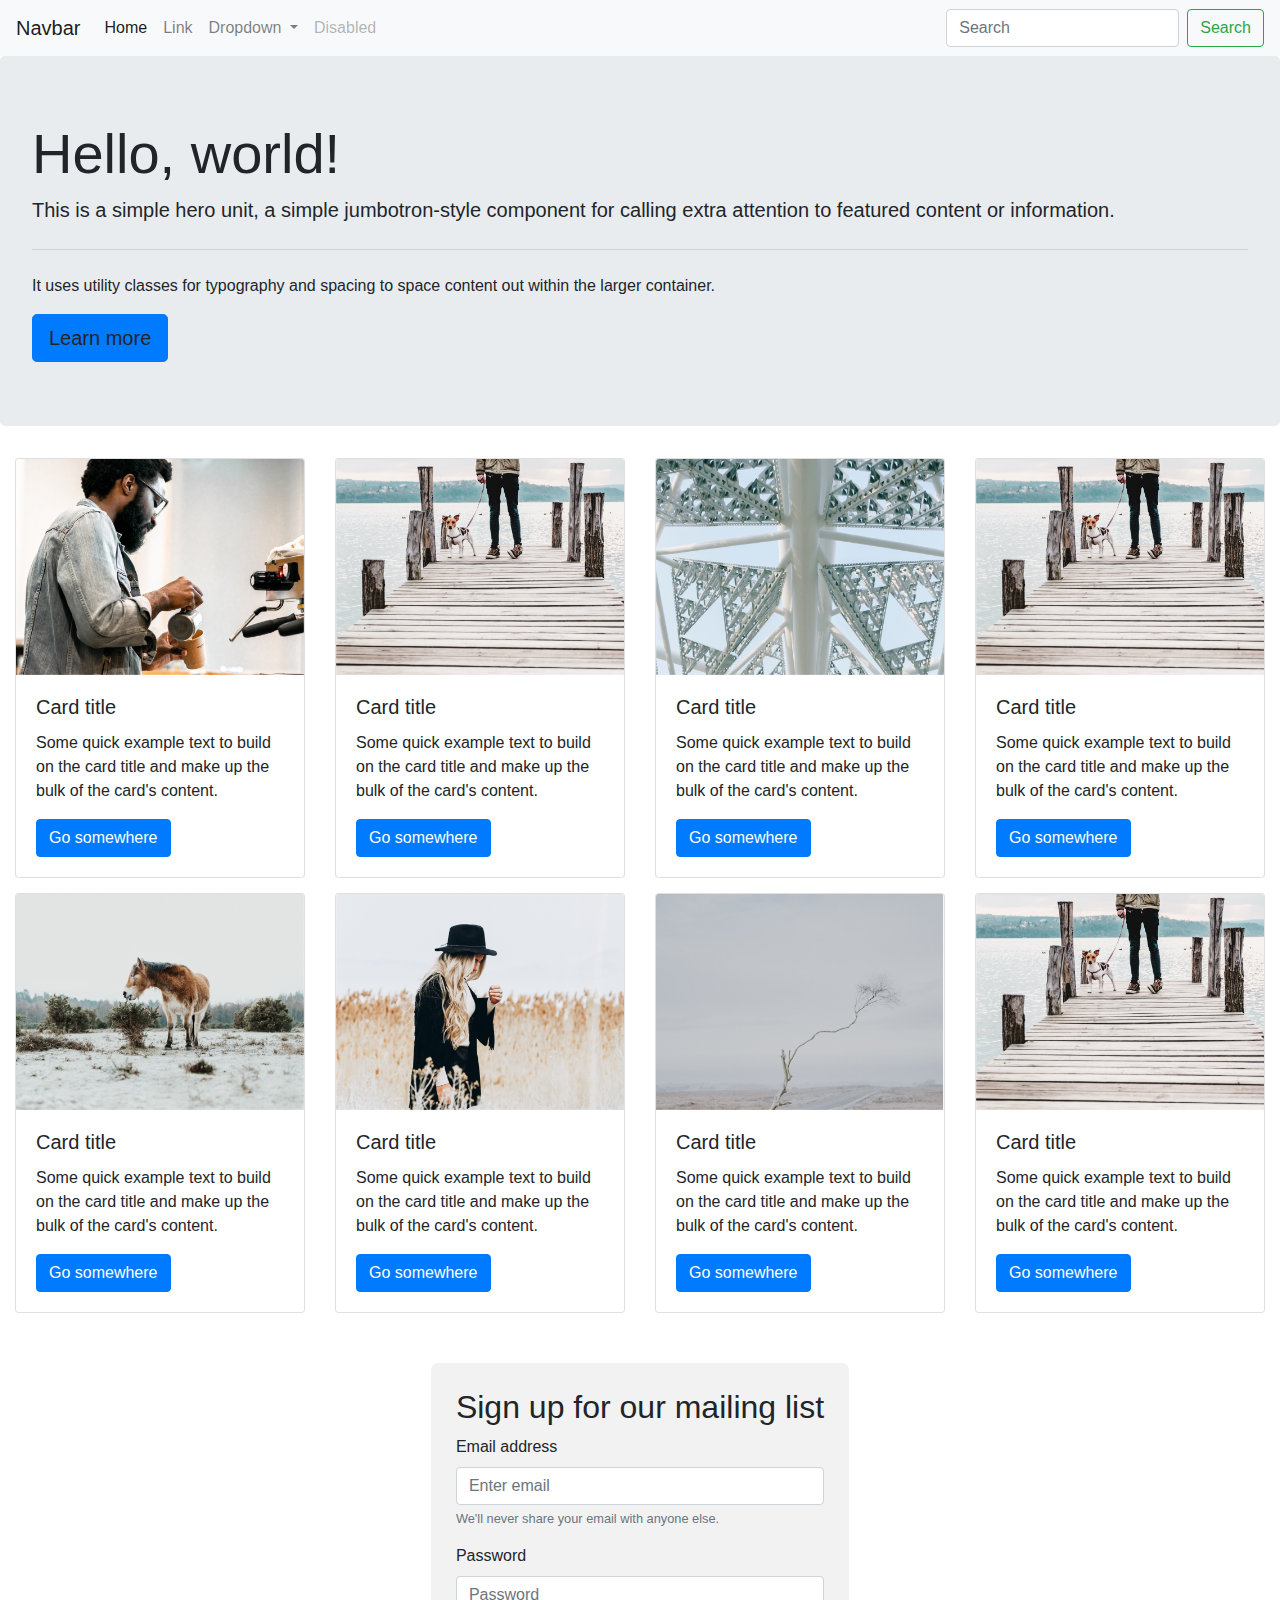
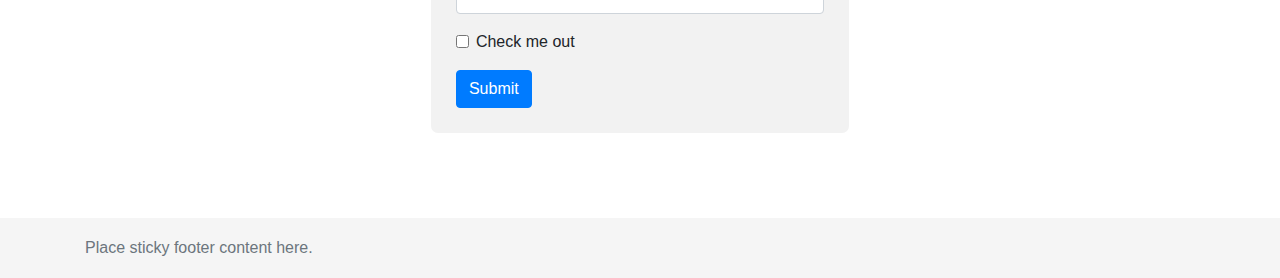
<file: Bootstrap_Components/Solved/index.html>
<!doctype html>
<html lang="en">
  <head>
    <!-- Required meta tags -->
    <meta charset="utf-8">
    <meta name="viewport" content="width=device-width, initial-scale=1, shrink-to-fit=no">

    <!-- Bootstrap CSS -->
    <link rel="stylesheet" href="https://stackpath.bootstrapcdn.com/bootstrap/4.3.1/css/bootstrap.min.css" integrity="sha384-ggOyR0iXCbMQv3Xipma34MD+dH/1fQ784/j6cY/iJTQUOhcWr7x9JvoRxT2MZw1T" crossorigin="anonymous">
    <link rel="stylesheet" href="css/index.css">

    <title>Hello, world!</title>
  </head>
  <body>
  <nav class="navbar navbar-expand-lg navbar-light bg-light">
    <a class="navbar-brand" href="#">Navbar</a>
    <button class="navbar-toggler" type="button" data-toggle="collapse" data-target="#navbarSupportedContent" aria-controls="navbarSupportedContent" aria-expanded="false" aria-label="Toggle navigation">
    <span class="navbar-toggler-icon"></span>
  </button>

  <div class="collapse navbar-collapse" id="navbarSupportedContent">
  <ul class="navbar-nav mr-auto">
    <li class="nav-item active">
      <a class="nav-link" href="#">Home <span class="sr-only">(current)</span></a>
    </li>
    <li class="nav-item">
      <a class="nav-link" href="#">Link</a>
    </li>
    <li class="nav-item dropdown">
      <a class="nav-link dropdown-toggle" href="#" id="navbarDropdown" role="button" data-toggle="dropdown" aria-haspopup="true" aria-expanded="false">
        Dropdown
      </a>
      <div class="dropdown-menu" aria-labelledby="navbarDropdown">
        <a class="dropdown-item" href="#">Action</a>
        <a class="dropdown-item" href="#">Another action</a>
        <div class="dropdown-divider"></div>
        <a class="dropdown-item" href="#">Something else here</a>
      </div>
    </li>
    <li class="nav-item">
      <a class="nav-link disabled" href="#" tabindex="-1" aria-disabled="true">Disabled</a>
    </li>
  </ul>
  <form class="form-inline my-2 my-lg-0">
    <input class="form-control mr-sm-2" type="search" placeholder="Search" aria-label="Search">
    <button class="btn btn-outline-success my-2 my-sm-0" type="submit">Search</button>
  </form>
  </div>
  </nav>

<div class="jumbotron">
  <h1 class="display-4">Hello, world!</h1>
  <p class="lead">This is a simple hero unit, a simple jumbotron-style component for calling extra attention to featured content or information.</p>
  <hr class="my-4">
  <p>It uses utility classes for typography and spacing to space content out within the larger container.</p>
  <a class="btn btn-primary btn-lg" role="button" data-toggle="modal" data-target="#exampleModal">Learn more</a>
</div>

<div class="container-fluid">
  <div class="row">
    <div class="cardContainer col-lg-3 col-md-3 col-sm-12">
      <div class="card">
        <img src="images/1_card.png" class="card-img-top" alt="...">
        <div class="card-body">
          <h5 class="card-title">Card title</h5>
          <p class="card-text">Some quick example text to build on the card title and make up the bulk of the card's content.</p>
          <a href="#" class="btn btn-primary">Go somewhere</a>
        </div>
      </div>
    </div>

    <div class="cardContainer col-lg-3 col-md-3 col-sm-12">
      <div class="card">
        <img src="images/2_card.png" class="card-img-top" alt="...">
        <div class="card-body">
          <h5 class="card-title">Card title</h5>
          <p class="card-text">Some quick example text to build on the card title and make up the bulk of the card's content.</p>
          <a href="#" class="btn btn-primary">Go somewhere</a>
        </div>
      </div>
    </div>

    <div class="cardContainer col-lg-3 col-md-3 col-sm-12">
      <div class="card">
        <img src="images/3_card.png" class="card-img-top" alt="...">
        <div class="card-body">
          <h5 class="card-title">Card title</h5>
          <p class="card-text">Some quick example text to build on the card title and make up the bulk of the card's content.</p>
          <a href="#" class="btn btn-primary">Go somewhere</a>
        </div>
      </div>
    </div>

    <div class="cardContainer col-lg-3 col-md-3 col-sm-12">
      <div class="card">
        <img src="images/2_card.png" class="card-img-top" alt="...">
        <div class="card-body">
          <h5 class="card-title">Card title</h5>
          <p class="card-text">Some quick example text to build on the card title and make up the bulk of the card's content.</p>
          <a href="#" class="btn btn-primary">Go somewhere</a>
        </div>
      </div>
    </div>
  </div><!-- Close row -->

  <div class="row">
    <div class="cardContainer col-lg-3 col-md-3 col-sm-12">
      <div class="card">
        <img src="images/4_card.png" class="card-img-top" alt="...">
        <div class="card-body">
          <h5 class="card-title">Card title</h5>
          <p class="card-text">Some quick example text to build on the card title and make up the bulk of the card's content.</p>
          <a href="#" class="btn btn-primary">Go somewhere</a>
        </div>
      </div>
    </div>

    <div class="cardContainer col-lg-3 col-md-3 col-sm-12">
      <div class="card">
        <img src="images/5_card.png" class="card-img-top" alt="...">
        <div class="card-body">
          <h5 class="card-title">Card title</h5>
          <p class="card-text">Some quick example text to build on the card title and make up the bulk of the card's content.</p>
          <a href="#" class="btn btn-primary">Go somewhere</a>
        </div>
      </div>
    </div>

    <div class="cardContainer col-lg-3 col-md-3 col-sm-12">
      <div class="card">
        <img src="images/6_card.png" class="card-img-top" alt="...">
        <div class="card-body">
          <h5 class="card-title">Card title</h5>
          <p class="card-text">Some quick example text to build on the card title and make up the bulk of the card's content.</p>
          <a href="#" class="btn btn-primary">Go somewhere</a>
        </div>
      </div>
    </div>

    <div class="cardContainer col-lg-3 col-md-3 col-sm-12">
      <div class="card">
        <img src="images/2_card.png" class="card-img-top" alt="...">
        <div class="card-body">
          <h5 class="card-title">Card title</h5>
          <p class="card-text">Some quick example text to build on the card title and make up the bulk of the card's content.</p>
          <a href="#" class="btn btn-primary">Go somewhere</a>
        </div>
      </div>
    </div>
  </div><!-- close row -->
</div><!-- Close container fluid -->

<!-- Add form group below -->
<div class="container-fluid signUp">
  <div class="row">
    <form>
      <h2>Sign up for our mailing list</h2>
      <div class="form-group">
        <label for="exampleInputEmail1">Email address</label>
        <input type="email" class="form-control" id="exampleInputEmail1" aria-describedby="emailHelp" placeholder="Enter email">
        <small id="emailHelp" class="form-text text-muted">We'll never share your email with anyone else.</small>
      </div>
      <div class="form-group">
        <label for="exampleInputPassword1">Password</label>
        <input type="password" class="form-control" id="exampleInputPassword1" placeholder="Password">
      </div>
      <div class="form-group form-check">
        <input type="checkbox" class="form-check-input" id="exampleCheck1">
        <label class="form-check-label" for="exampleCheck1">Check me out</label>
      </div>
      <button type="submit" class="btn btn-primary">Submit</button>
      </form>
  </div>
</div>

<footer class="footer">
  <div class="container">
    <span class="text-muted">Place sticky footer content here.</span>
  </div>
</footer>

<!-- Modal -->
<div class="modal fade" id="exampleModal" tabindex="-1" role="dialog" aria-labelledby="exampleModalLabel" aria-hidden="true">
  <div class="modal-dialog" role="document">
    <div class="modal-content">
      <div class="modal-header">
        <h5 class="modal-title" id="exampleModalLabel">Modal title</h5>
        <button type="button" class="close" data-dismiss="modal" aria-label="Close">
          <span aria-hidden="true">&times;</span>
        </button>
      </div>
      <div class="modal-body">
        ...
      </div>
      <div class="modal-footer">
        <button type="button" class="btn btn-secondary" data-dismiss="modal">Close</button>
        <button type="button" class="btn btn-primary">Save changes</button>
      </div>
    </div>
  </div>
</div>
    <!-- Optional JavaScript -->
    <!-- jQuery first, then Popper.js, then Bootstrap JS -->
    <script src="https://code.jquery.com/jquery-3.3.1.slim.min.js" integrity="sha384-q8i/X+965DzO0rT7abK41JStQIAqVgRVzpbzo5smXKp4YfRvH+8abtTE1Pi6jizo" crossorigin="anonymous"></script>
    <script src="https://cdnjs.cloudflare.com/ajax/libs/popper.js/1.14.7/umd/popper.min.js" integrity="sha384-UO2eT0CpHqdSJQ6hJty5KVphtPhzWj9WO1clHTMGa3JDZwrnQq4sF86dIHNDz0W1" crossorigin="anonymous"></script>
    <script src="https://stackpath.bootstrapcdn.com/bootstrap/4.3.1/js/bootstrap.min.js" integrity="sha384-JjSmVgyd0p3pXB1rRibZUAYoIIy6OrQ6VrjIEaFf/nJGzIxFDsf4x0xIM+B07jRM" crossorigin="anonymous"></script>
  </body>
</html>
</file>
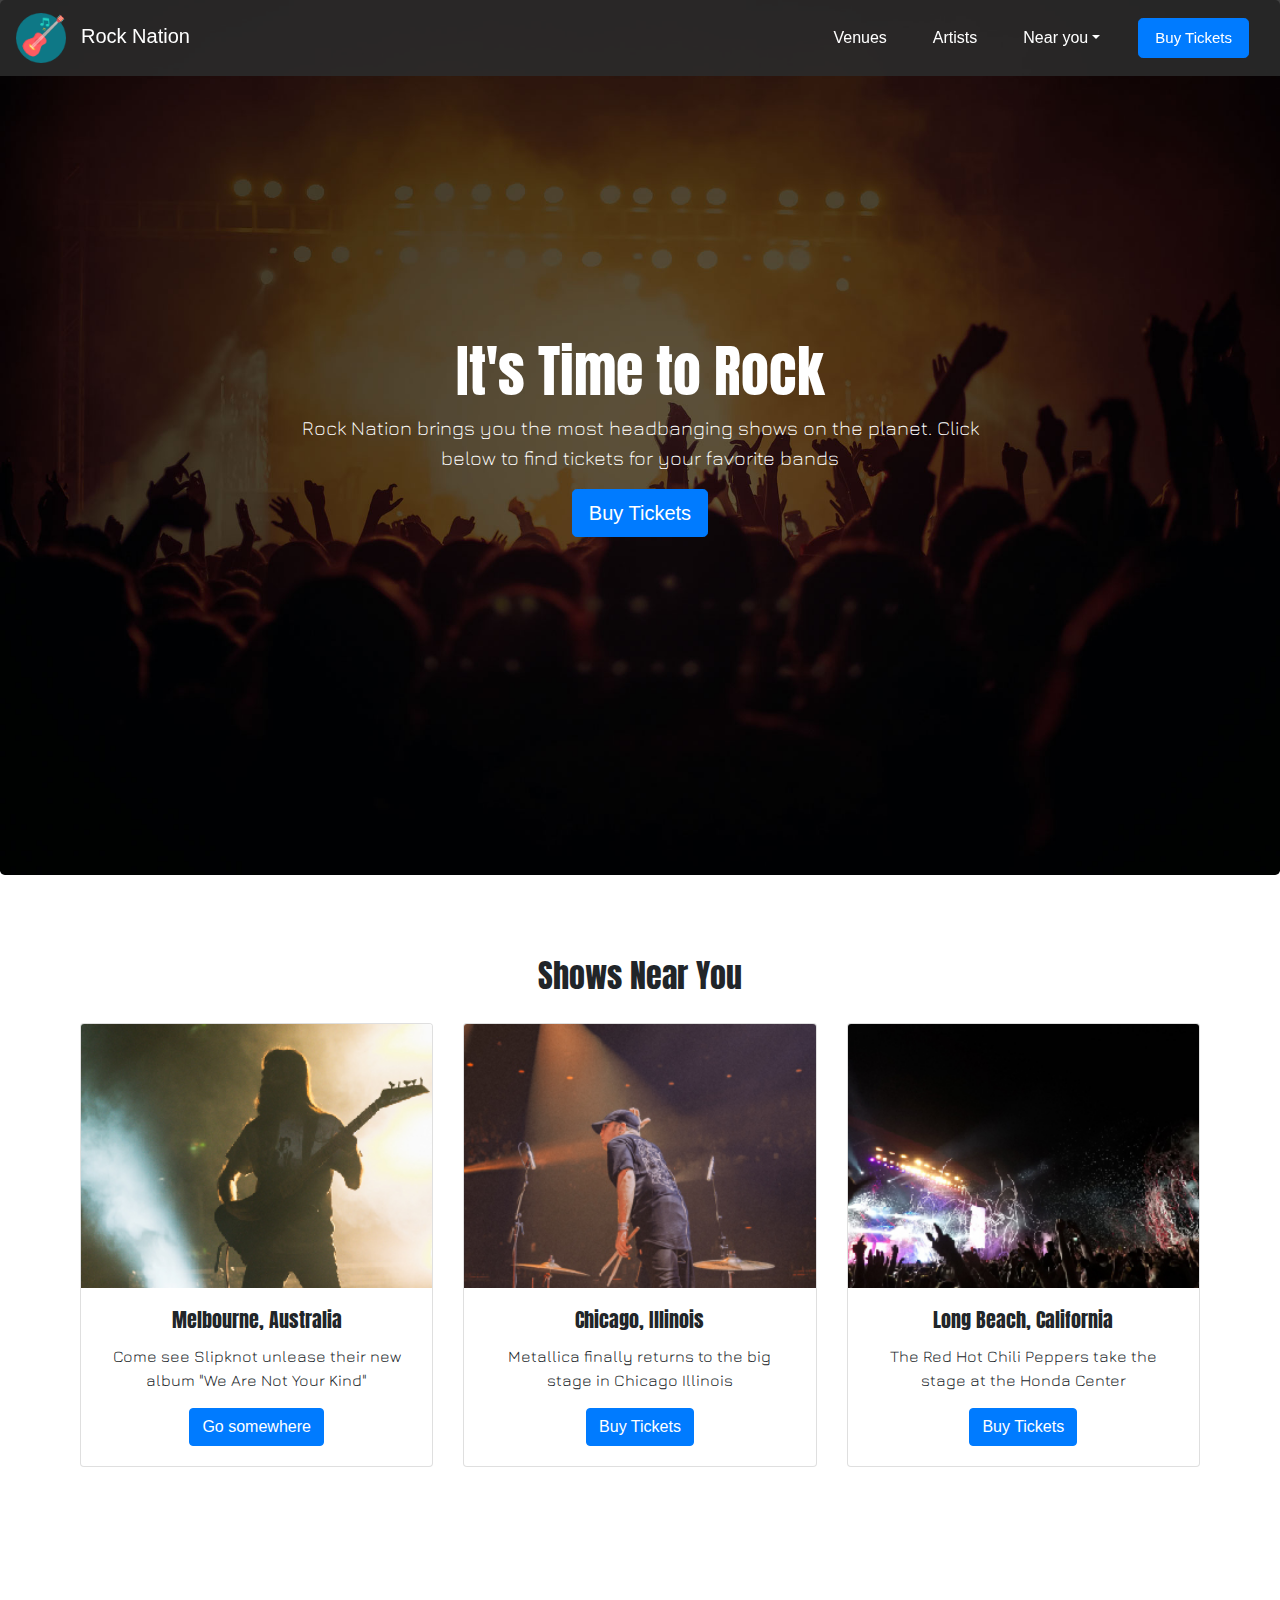
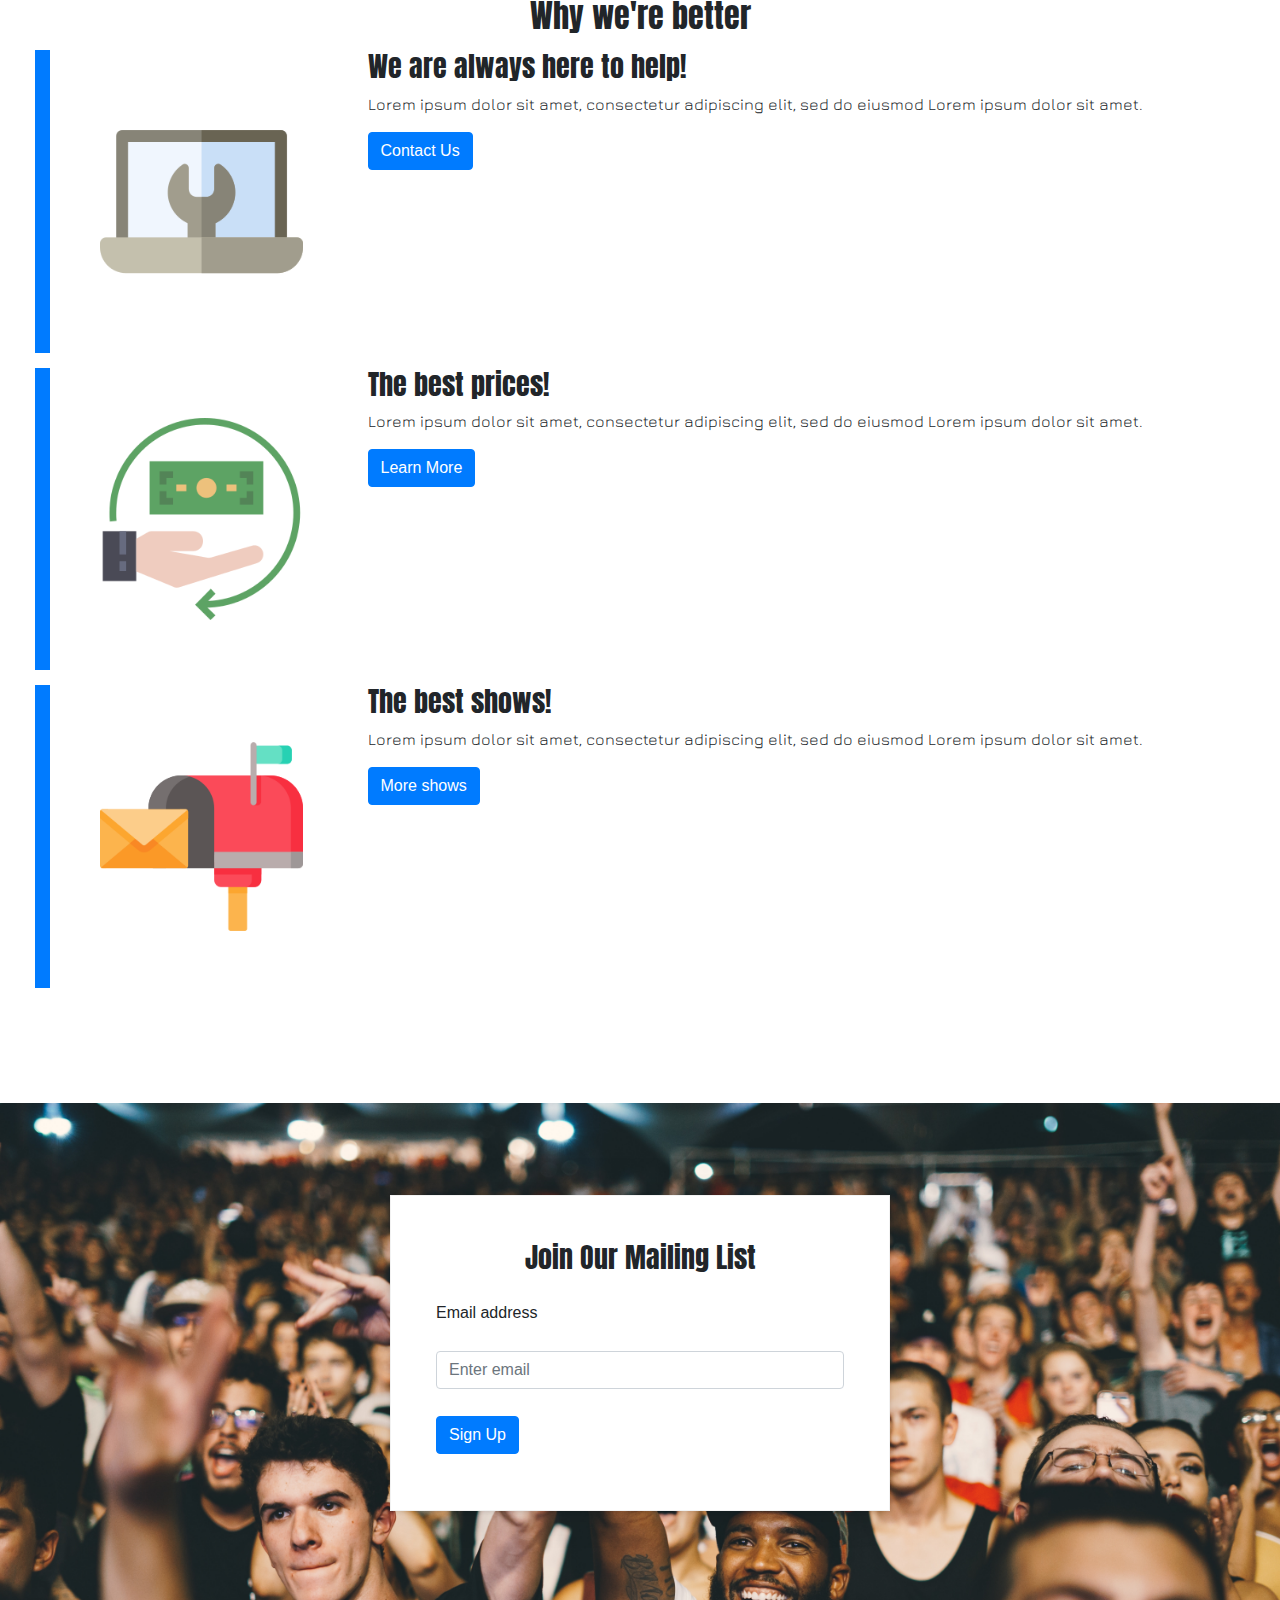
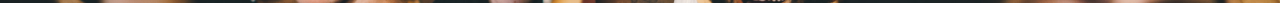
<file: 20-2/Bootstrap_Customize/Solved/index.html>
<!doctype html>
<html lang="en">

  <head>
    <!-- Required meta tags -->
    <meta charset="utf-8">
    <meta name="viewport" content="width=device-width, initial-scale=1, shrink-to-fit=no">

    <!-- Bootstrap CSS -->
    <link rel="stylesheet" href="https://stackpath.bootstrapcdn.com/bootstrap/4.3.1/css/bootstrap.min.css" integrity="sha384-ggOyR0iXCbMQv3Xipma34MD+dH/1fQ784/j6cY/iJTQUOhcWr7x9JvoRxT2MZw1T" crossorigin="anonymous">
    <link href="https://fonts.googleapis.com/css?family=Anton|Jura&display=swap" rel="stylesheet">
    <link rel="stylesheet" href="css/index.css">

    <title>Rock Nation</title>
  </head>
  <body>

    <!-- Navigation bar -->
    <nav class="navbar navbar-expand-lg navbar-light bg-light customNav">
      <a class="navbar-brand" href="#"><img src="images/acoustic-guitar.png">Rock Nation</a>
      <button class="navbar-toggler" type="button" data-toggle="collapse" data-target="#navbarSupportedContent"
        aria-controls="navbarSupportedContent" aria-expanded="false" aria-label="Toggle navigation">
        <span class="navbar-toggler-icon"></span>
      </button>
      <div class="collapse navbar-collapse" id="navbarSupportedContent">
        <ul class="navbar-nav mr-auto">
          <li class="nav-item active">
            <a class="nav-link" href="#">Venues <span class="sr-only">(current)</span></a>
          </li>
          <li class="nav-item">
            <a class="nav-link" href="#">Artists</a>
          </li>
          <li class="nav-item dropdown">
            <a class="nav-link dropdown-toggle" href="#" id="navbarDropdown" role="button" data-toggle="dropdown" aria-haspopup="true" aria-expanded="false">Near you</a>
            <div class="dropdown-menu" aria-labelledby="navbarDropdown">
              <a class="dropdown-item" href="#">Venues</a>
              <div class="dropdown-divider"></div>
              <a class="dropdown-item" href="#">Artists</a>
              <div class="dropdown-divider"></div>
              <a class="dropdown-item" href="#">Upcoming Acts</a>
            </div>
          </li>
          <li class="nav-item">
            <a class="btn btn-primary btn-lg navCTA" href="#" role="button">Buy Tickets</a>
          </li>
        </ul>
      </div>
    </nav>
    <!-- End navigation bar -->
     
    <!-- Jumbotron -->
    <div class="jumbotron rockBackground">
      <div class="jumboCopy">
        <h1 class="display-4">It's Time to Rock</h1>
        <p class="lead">Rock Nation brings you the most headbanging shows on the planet. Click below to find tickets for
          your favorite bands</p>
        <a class="btn btn-primary btn-lg" href="#" role="button">Buy Tickets</a>
      </div>
    </div>
    <!-- End jumbotron -->

    <!-- Cards -->
    <div class="container-fluid content">
      <h2 class="sectionHeading">Shows Near You</h2>
      <div class="row showsNear">

        <!-- Card 1 -->
        <div class="cardContainer col-lg-4 col-md-4 col-sm-12">
          <div class="card">
            <img src="images/show1.jpg" class="card-img-top" alt="...">
            <div class="card-body">
              <h5 class="card-title">Melbourne, Australia</h5>
              <p class="card-text">Come see Slipknot unlease their new album "We Are Not Your Kind"</p>
              <a href="#" class="btn btn-primary">Go somewhere</a>
            </div>
          </div>
        </div>
        <!-- End card 1 -->

        <!-- Card 2 -->
        <div class="cardContainer col-lg-4 col-md-4 col-sm-12">
          <div class="card">
            <img src="images/show2.jpg" class="card-img-top" alt="...">
            <div class="card-body">
              <h5 class="card-title">Chicago, Illinois</h5>
              <p class="card-text">Metallica finally returns to the big stage in Chicago Illinois</p>
              <a href="#" class="btn btn-primary">Buy Tickets</a>
            </div>
          </div>
        </div>
        <!-- End card 2 -->

        <!-- Card 3 -->
        <div class="cardContainer col-lg-4 col-md-4 col-sm-12">
          <div class="card">
            <img src="images/show3.jpg" class="card-img-top" alt="...">
            <div class="card-body">
              <h5 class="card-title">Long Beach, California</h5>
              <p class="card-text">The Red Hot Chili Peppers take the stage at the Honda Center</p>
              <a href="#" class="btn btn-primary">Buy Tickets</a>
            </div>
          </div>
        </div>
        <!-- End card 3 -->
      </div>
    </div>
    <!-- End cards -->

    <!-- Content -->
    <div class="container-fluid content">
      <h2 class="sectionHeading">Why we're better</h2>

      <!-- Row 1 -->
      <div class="row valueProp">
        <div class="sideAccent">
        </div>
        <div class="imageContainer col-3">
          <img src="images/assistance.png">
        </div>
        <div class="text col-8">
          <h3>We are always here to help!</h3>
          <p>
            Lorem ipsum dolor sit amet, consectetur adipiscing elit, sed do eiusmod Lorem ipsum dolor sit amet.
          </p>
          <a href="#" class="btn btn-primary">Contact Us
          </a>
        </div>
      </div>
      <!-- End row 1 -->

      <!-- Row 2 -->
      <div class="row valueProp">
        <div class="sideAccent">
        </div>
        <div class="imageContainer col-3">
          <img src="images/refund.png">
        </div>
        <div class="text col-8">
          <h3>The best prices!</h3>
          <p>
            Lorem ipsum dolor sit amet, consectetur adipiscing elit, sed do eiusmod Lorem ipsum dolor sit amet.
          </p>
          <a href="#" class="btn btn-primary">Learn More</a>
        </div>
      </div>
      <!-- End row 2 -->

      <!-- Row 3 -->
      <div class="row valueProp">
        <div class="sideAccent">
        </div>
        <div class="imageContainer col-3">
          <img src="images/mail-box.png">
        </div>
        <div class="text col-8">
          <h3>The best shows!</h3>
          <p>
            Lorem ipsum dolor sit amet, consectetur adipiscing elit, sed do eiusmod Lorem ipsum dolor sit amet.
          </p>
          <a href="#" class="btn btn-primary">More shows</a>
        </div>
      </div>
      <!-- End row 3 -->

    </div>
    <!-- End content -->

    <!-- Footer -->
    <footer class="emailContain">
      <form>
        <h3 class="sectionHeading">Join Our Mailing List</h3>
        <div class="form-group">
          <label for="exampleInputEmail1">Email address</label>
          <input type="email" class="form-control" id="exampleInputEmail1" aria-describedby="emailHelp"
            placeholder="Enter email">
        </div>
        <button type="submit" class="btn btn-primary">Sign Up</button>
      </form>
    </footer>
    <!-- End footer -->

    <!-- Optional JavaScript -->
    <!-- jQuery first, then Popper.js, then Bootstrap JS -->
    <script src="https://code.jquery.com/jquery-3.3.1.slim.min.js"
      integrity="sha384-q8i/X+965DzO0rT7abK41JStQIAqVgRVzpbzo5smXKp4YfRvH+8abtTE1Pi6jizo"
      crossorigin="anonymous"></script>
    <script src="https://cdnjs.cloudflare.com/ajax/libs/popper.js/1.14.7/umd/popper.min.js"
      integrity="sha384-UO2eT0CpHqdSJQ6hJty5KVphtPhzWj9WO1clHTMGa3JDZwrnQq4sF86dIHNDz0W1"
      crossorigin="anonymous"></script>
    <script src="https://stackpath.bootstrapcdn.com/bootstrap/4.3.1/js/bootstrap.min.js"
      integrity="sha384-JjSmVgyd0p3pXB1rRibZUAYoIIy6OrQ6VrjIEaFf/nJGzIxFDsf4x0xIM+B07jRM"
      crossorigin="anonymous"></script>
  </body>

</html>
</file>
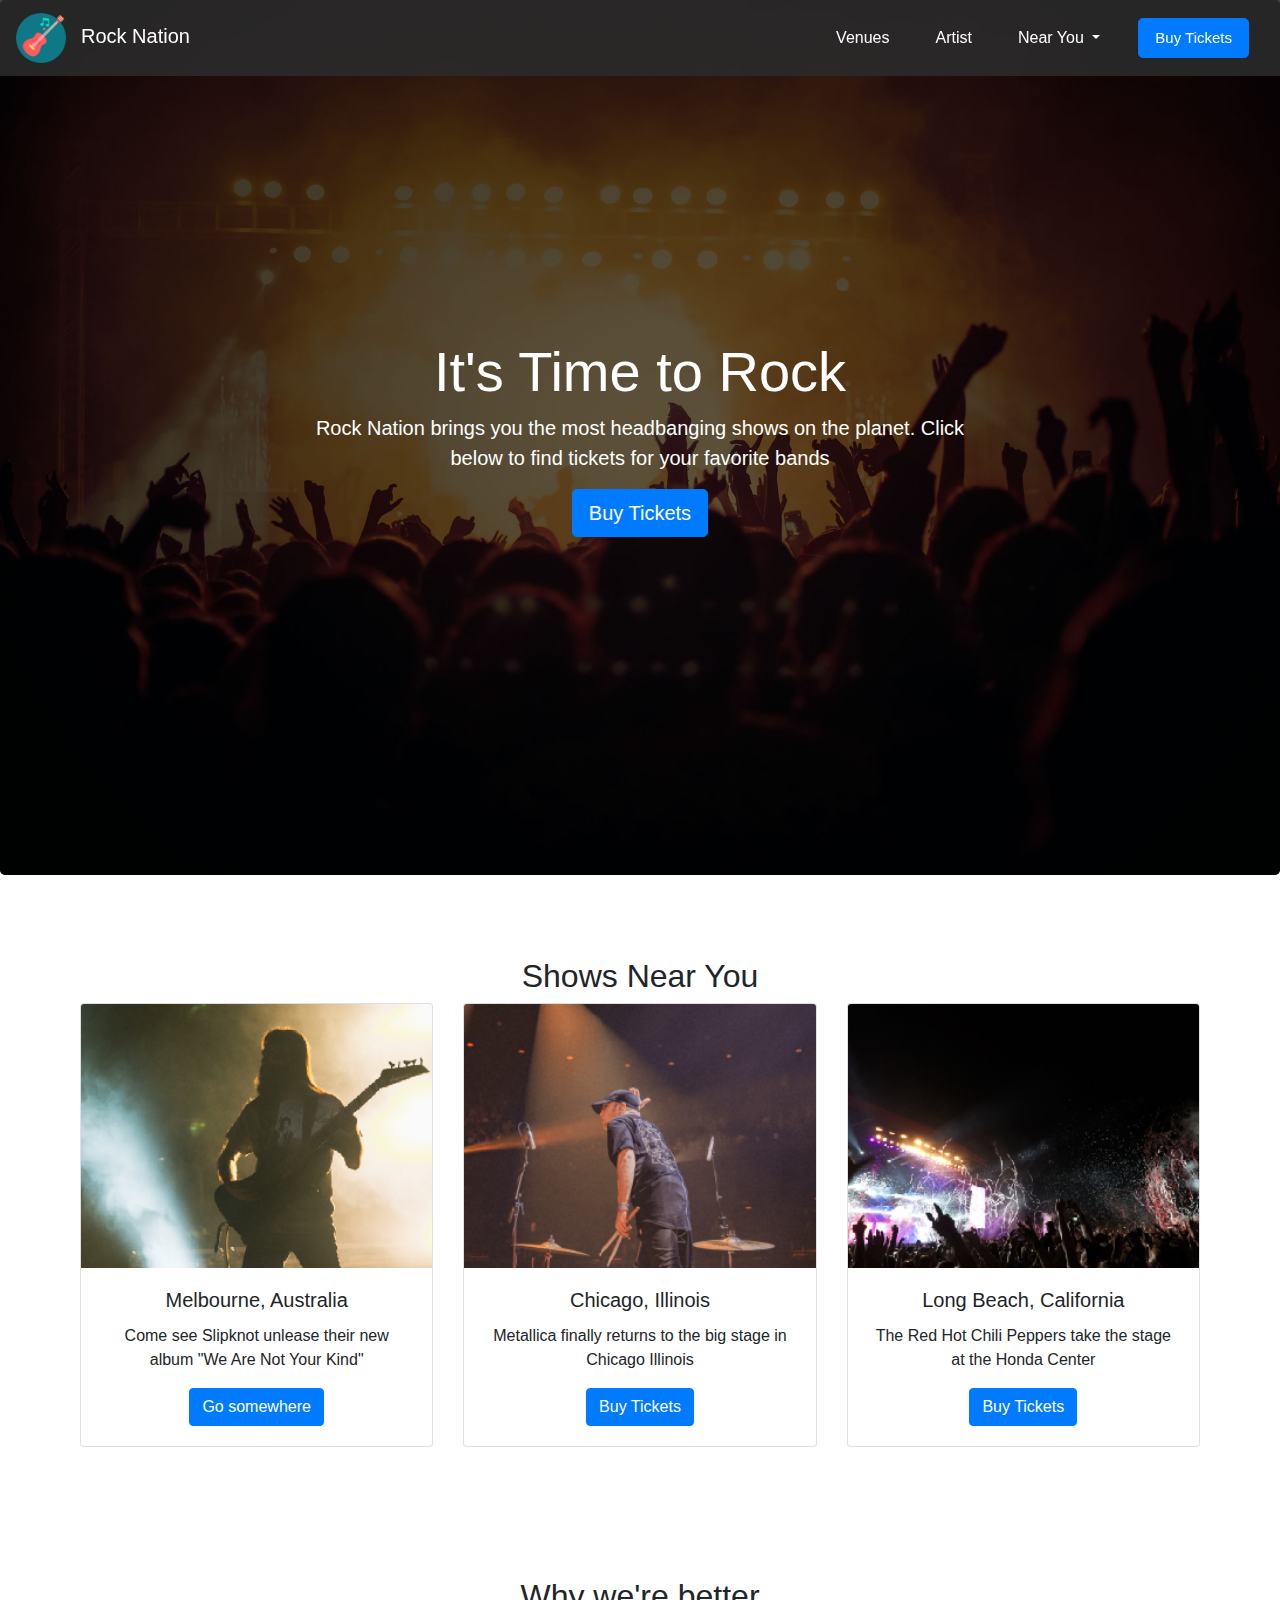
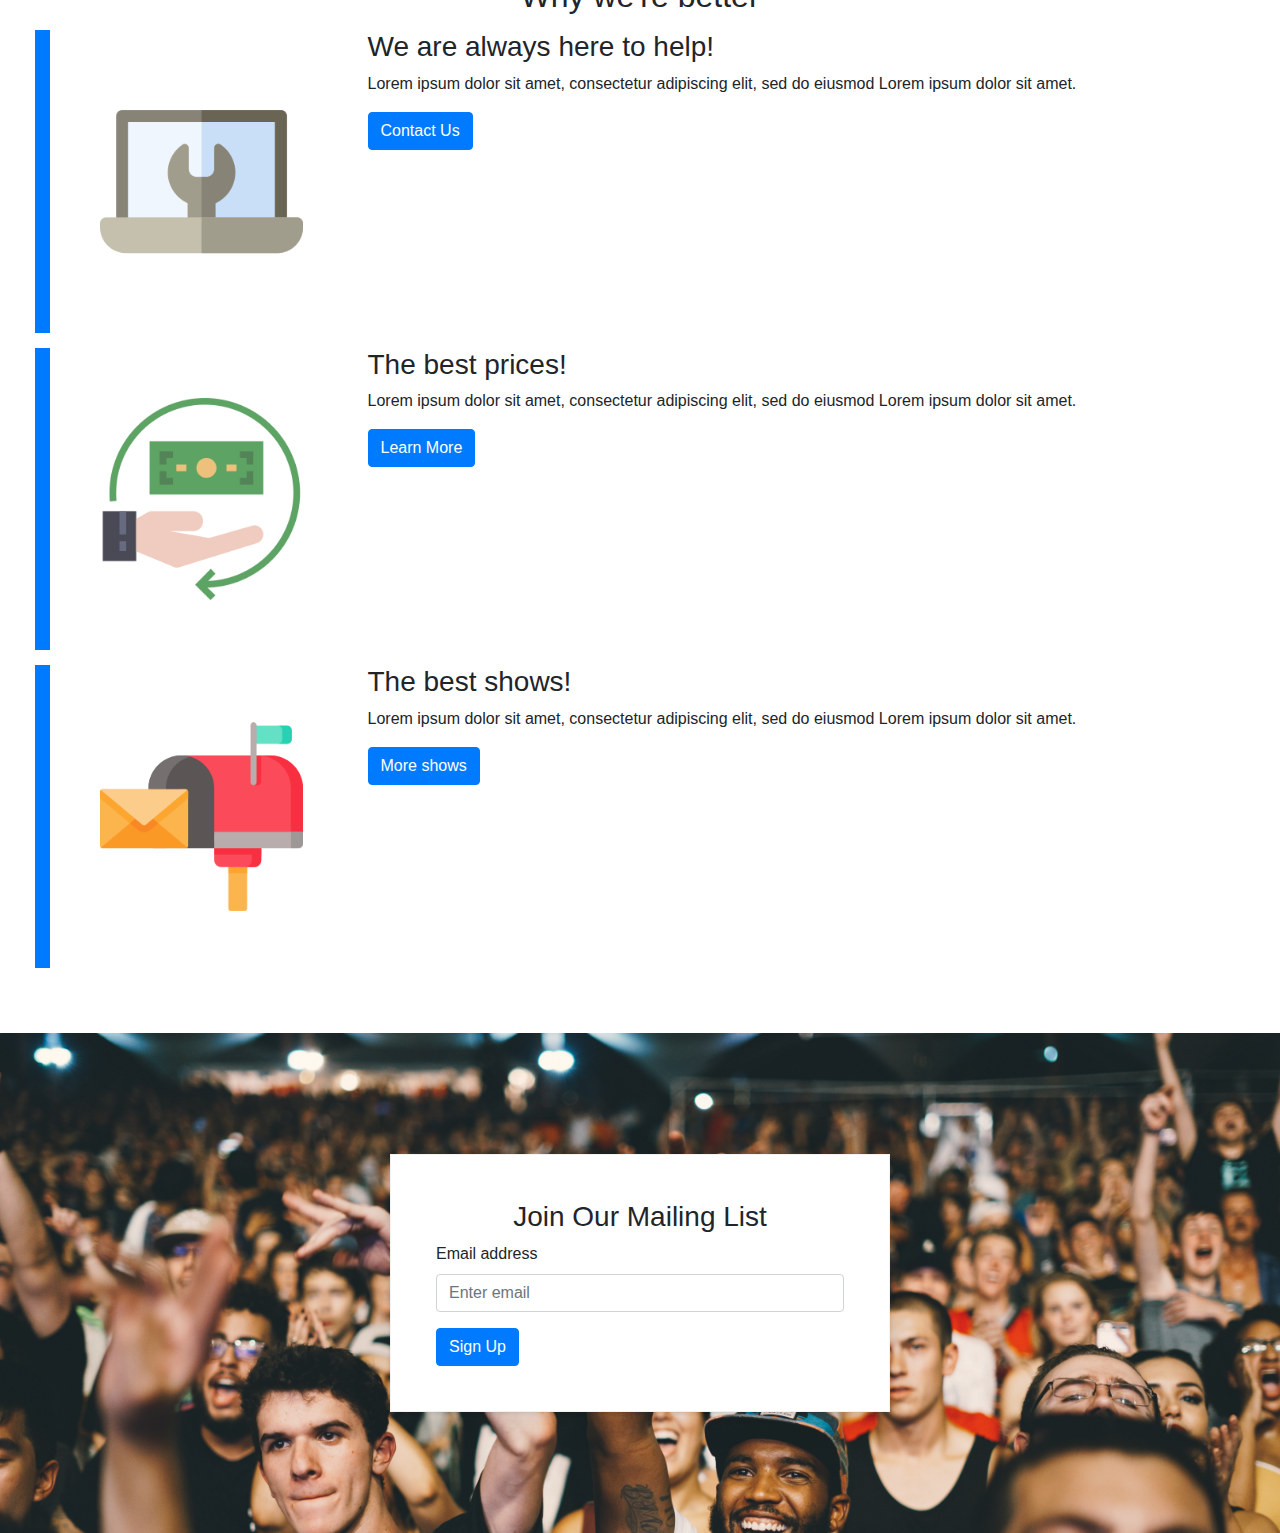
<file: 20-2/Bootstrap_Customize/Unsolved/index.html>
<!doctype html>
<html lang="en">
  <head>
    <!-- Required meta tags -->
    <meta charset="utf-8">
    <meta name="viewport" content="width=device-width, initial-scale=1, shrink-to-fit=no">



    <!-- Add Bootstrap CSS Here on line 10--> <link rel="stylesheet" href="https://stackpath.bootstrapcdn.com/bootstrap/4.3.1/css/bootstrap.min.css" integrity="sha384-ggOyR0iXCbMQv3Xipma34MD+dH/1fQ784/j6cY/iJTQUOhcWr7x9JvoRxT2MZw1T" crossorigin="anonymous">
    <!-- This is REQUIRED for bootstrap to work correctly -->

    <!-- This stylesheet is an example of how you can add your own stylesheet to customize bootstrap components. Notice how it is loaded 2nd to the required bootstrap stylesheet. This is so our stylesheet will overwrite bootstrap classes when we apply the same class but different styles to the stylsheet -->
    <link rel="stylesheet" href="css/index.css">

    <title>UX/UI Bootstrap Template</title>
  </head>
  <body>
    <!-- Paste Navigation Code Below -->
    <nav class="navbar navbar-expand-lg navbar-light bg-light customNav">
      <a class="navbar-brand" href="#"><img src="images/acoustic-guitar.png">Rock Nation</a>
      <button class="navbar-toggler" type="button" data-toggle="collapse" data-target="#navbarSupportedContent" aria-controls="navbarSupportedContent" aria-expanded="false" aria-label="Toggle navigation">
        <span class="navbar-toggler-icon"></span>
      </button>
    
      <div class="collapse navbar-collapse" id="navbarSupportedContent">
        <ul class="navbar-nav mr-auto">
          <li class="nav-item active">
            <a class="nav-link" href="#">Venues<span class="sr-only">(current)</span></a>
          </li>
          <li class="nav-item">
            <a class="nav-link" href="#">Artist</a>
          </li>
          <li class="nav-item dropdown">
            <a class="nav-link dropdown-toggle" href="#" id="navbarDropdown" role="button" data-toggle="dropdown" aria-haspopup="true" aria-expanded="false">
              Near You
            </a>
            <div class="dropdown-menu" aria-labelledby="navbarDropdown">
              <a class="dropdown-item" href="#">Venues</a>
              <a class="dropdown-item" href="#">Artists</a>
              <div class="dropdown-divider"></div>
              <a class="dropdown-item" href="#">Upcoming Acts</a>
            </div>
          </li>
          <li class="nav-item">
            <a class="btn btn-primary btn-lg navCTA" href="#" role="button">Buy Tickets</a>
          </li>
        </ul>
      </div>
    </nav>
    <!-- Paste Jumbotron Code Below-->
    <div class="jumbotron rockBackground">
      <div class="jumboCopy">
        <h1 class="display-4">It's Time to Rock</h1>
        <p class="lead">Rock Nation brings you the most headbanging shows on the planet. Click below to find tickets for your favorite bands</p>
        <a class="btn btn-primary btn-lg" href="#" role="button">Buy Tickets</a>
      </div>
    </div>

    <!-- Add columns, rows, and cards Below -->
      <!-- Cards -->
    <div class="container-fluid content">
      <h2 class="sectionHeading">Shows Near You</h2>
      <div class="row showsNear">

        <!-- Card 1 -->
        <div class="cardContainer col-lg-4 col-md-4 col-sm-12">
          <div class="card">
            <img src="images/show1.jpg" class="card-img-top" alt="...">
            <div class="card-body">
              <h5 class="card-title">Melbourne, Australia</h5>
              <p class="card-text">Come see Slipknot unlease their new album "We Are Not Your Kind"</p>
              <a href="#" class="btn btn-primary">Go somewhere</a>
            </div>
          </div>
        </div>
        <!-- End card 1 -->

        <!-- Card 2 -->
        <div class="cardContainer col-lg-4 col-md-4 col-sm-12">
          <div class="card">
            <img src="images/show2.jpg" class="card-img-top" alt="...">
            <div class="card-body">
              <h5 class="card-title">Chicago, Illinois</h5>
              <p class="card-text">Metallica finally returns to the big stage in Chicago Illinois</p>
              <a href="#" class="btn btn-primary">Buy Tickets</a>
            </div>
          </div>
        </div>
        <!-- End card 2 -->

        <!-- Card 3 -->
        <div class="cardContainer col-lg-4 col-md-4 col-sm-12">
          <div class="card">
            <img src="images/show3.jpg" class="card-img-top" alt="...">
            <div class="card-body">
              <h5 class="card-title">Long Beach, California</h5>
              <p class="card-text">The Red Hot Chili Peppers take the stage at the Honda Center</p>
              <a href="#" class="btn btn-primary">Buy Tickets</a>
            </div>
          </div>
        </div>
        <!-- End card 3 -->
      </div>
    </div>
    <!-- End cards -->

    <!-- Content -->
    <div class="container-fluid content">
      <h2 class="sectionHeading">Why we're better</h2>
      <!-- Row 1 -->
      <div class="row valueProp">
        <div class="sideAccent">
        </div>
        <div class="imageContainer col-3">
          <img src="images/assistance.png">
        </div>
        <div class="text col-8">
          <h3>We are always here to help!</h3>
          <p>
            Lorem ipsum dolor sit amet, consectetur adipiscing elit, sed do eiusmod Lorem ipsum dolor sit amet.
          </p>
          <a href="#" class="btn btn-primary">Contact Us
          </a>
        </div>
      </div>
      <!-- End row 1 -->
      <!-- Row 2 -->
      <div class="row valueProp">
        <div class="sideAccent">
        </div>
        <div class="imageContainer col-3">
          <img src="images/refund.png">
        </div>
        <div class="text col-8">
          <h3>The best prices!</h3>
          <p>
            Lorem ipsum dolor sit amet, consectetur adipiscing elit, sed do eiusmod Lorem ipsum dolor sit amet.
          </p>
          <a href="#" class="btn btn-primary">Learn More</a>
        </div>
      </div>
      <!-- End row 2 -->
      <!-- Row 3 -->
      <div class="row valueProp">
        <div class="sideAccent">
        </div>
        <div class="imageContainer col-3">
          <img src="images/mail-box.png">
        </div>
        <div class="text col-8">
          <h3>The best shows!</h3>
          <p>
            Lorem ipsum dolor sit amet, consectetur adipiscing elit, sed do eiusmod Lorem ipsum dolor sit amet.
          </p>
          <a href="#" class="btn btn-primary">More shows</a>
        </div>
      </div>
      <!-- End row 3 -->
      </div>
    <!-- End content -->
      
    <!-- Footer -->
    <footer class="emailContain">
      <form>
        <h3 class="sectionHeading">Join Our Mailing List</h3>
        <div class="form-group">
          <label for="exampleInputEmail1">Email address</label>
          <input type="email" class="form-control" id="exampleInputEmail1" aria-describedby="emailHelp"
            placeholder="Enter email">
        </div>
        <button type="submit" class="btn btn-primary">Sign Up</button>
      </form>
    </footer>
    <!-- End footer -->
    
    <!-- Optional JavaScript -->
    <!-- jQuery first, then Popper.js, then Bootstrap JS -->
    <!-- THE BELOW SCRIPT TAGS ARE REQUIRED FOR CERTAIN COMPONENTS IN BOOTSTRAP -->
    <script src="https://code.jquery.com/jquery-3.3.1.slim.min.js" integrity="sha384-q8i/X+965DzO0rT7abK41JStQIAqVgRVzpbzo5smXKp4YfRvH+8abtTE1Pi6jizo" crossorigin="anonymous"></script>
    <script src="https://cdnjs.cloudflare.com/ajax/libs/popper.js/1.14.7/umd/popper.min.js" integrity="sha384-UO2eT0CpHqdSJQ6hJty5KVphtPhzWj9WO1clHTMGa3JDZwrnQq4sF86dIHNDz0W1" crossorigin="anonymous"></script>
    <script src="https://stackpath.bootstrapcdn.com/bootstrap/4.3.1/js/bootstrap.min.js" integrity="sha384-JjSmVgyd0p3pXB1rRibZUAYoIIy6OrQ6VrjIEaFf/nJGzIxFDsf4x0xIM+B07jRM" crossorigin="anonymous"></script>
  </body>
</html>
</file>
<file: Bootstrap_Components/Solved/css/index.css>
footer {
  position: absolute;
  width: 100%;
  height: 60px;
  line-height: 60px;
  background-color: #f5f5f5;
  margin-top: 50px;
}
.cardContainer {
  margin-bottom: 15px;
}
.card {
  margin: 0 auto;
}
.signUp form {
  margin: 35px auto;
  background-color: #f2f2f2;
  padding: 25px;
  border-radius: 7px;
}
</file>
<file: 20-2/Bootstrap_Customize/Solved/css/index.css>
/* Text */
h1, h2, h3 , h4, h5, h6 {
  font-family: 'Anton', sans-serif;
}
p {
  font-family: 'Jura', sans-serif;
}

/* Navigation bar */

/* General */
.customNav {
  position: fixed;
  width: 100%;
  background: url("../images/transparency.png");
  background-color: transparent !important;
  background-size: cover;
  z-index: 10;
}
.navbar-nav {
  margin-left: auto;
  margin-right: 0 !important;
}
.navbar-brand img {
  padding-right: 15px;
  width: 65px;
}
.nav-item {
  margin: 0px 15px;
}

/* Navigation dropdown menu */
.dropdown-menu {
  background: url("../images/transparency.png");
  background-color: transparent !important;
  background-size: cover;
}
.dropdown-item:focus, .dropdown-item:hover {
    color: #16181b;
    text-decoration: none;
    background: black;
}

/* Navigation links */
.customNav a {
  color: white !important;
}
.navCTA {
  font-size: 15px;
}

/* Jumbotron  */
.jumbotron {
  background-image: url(../images/rockOn_dark.jpg);
  background-size: cover;
  background-repeat: no-repeat;
  height: calc(100vh - 25px);
  display: flex;
  align-items: center;
  justify-content: center;
}

/* Jumbotron copy */
.jumboCopy {
  width: 70%;
  min-width: 500px;
  max-width: 700px;
  color: white;
  text-align: center;
}

/* Cards */
.content {
  padding: 50px;
}
.sectionHeading {
  text-align: center;
}
.showsNear  {
  padding: 0px 30px 30px 30px;
}
.cardContainer {
  text-align: center;
}

/* Content */
.sideAccent {
  background: #007bff;
  width: 15px;
}
.imageContainer img {
  width: 100%;
}
.imageContainer {
  padding: 50px;
}
.valueProp {
  margin-top: 15px;
  margin-bottom: 15px;
}

/* Footer */
.emailContain {
  background: url(../images/emailBG.jpg);
  background-size: cover;
  display: flex;
  align-items: center;
  flex-direction: column;
  align-items: center;
  justify-content: center;
  height: 500px;
}

/* Footer form */
form {
  width: 500px;
  margin: 35px auto;
  padding: 45px;
  border: 1px solid #F2F2F2;
  -webkit-box-shadow: 0 1px 4px rgba(0, 0, 0, 0.3), 0 0 40px rgba(0, 0, 0, 0.1) inset;
  -moz-box-shadow: 0 1px 4px rgba(0, 0, 0, 0.3), 0 0 40px rgba(0, 0, 0, 0.1) inset;
  box-shadow: 0 1px 4px rgba(0, 0, 0, 0.1), 0 0 40px rgba(0, 0, 0, 0.1);
  background-color: white;
}

/* STYLES FOR TEMPLATE PLEASE DO NOT TOUCH*/
.dropdown-menu {
  left: -97px;
}
footer {
  position: absolute;
  width: 100%;
  height: 60px;
  line-height: 60px;
  background-color: #f5f5f5;
  margin-top: 50px;
}
.cardContainer {
  margin-top: 20px;
}
.card {
  margin: 0 auto;
}
</file>
<file: 20-2/Bootstrap_Customize/Unsolved/css/index.css>
h1, h2, h3, h4, h5, h6 {
  font-family: anton, sans-serif;
}

p {
  font-family: jura, sans-serif;
}

/*Nav*/
.customNav {
  position: fixed;
  width: 100%;
  background: url("../images/transparency.png");
  background-color: transparent !important;
  background-size: cover;
  z-index: 10;
}

.navbar-nav {
  margin-left: auto;
  margin-right: 0 !important;
}

.navbar-brand img {
  padding-right: 15px;
  width: 65px;
}

.nav-item {
  margin: 0px 15px;
}

.dropdown-menu {
  background: url("..images/transparency.png");
  background-color: transparent !important;
  background-size: cover;
}

.dropdown-item:focus, .dropdown-item:hover {
  color: #16181b;
  text-decoration: none;
  background: black;
}

.customNav a {
  color: white !important;
}

.navCTA {
  font-size: 15px;
}

/*Jumbotron-Hero*/
.jumbotron {
  background-image: url(../images/rockOn_dark.jpg);
  background-size: cover;
  background-repeat: no-repeat;
  height: 500px;
  height:calc(100vh - 25px);
  display: flex;
  align-items: center;
  justify-content: center;
}

.jumboCopy {
  width: 70%;
  min-width: 500px;
  max-width: 700px;
  color: white;
  text-align: center;
}

.content {
  padding: 50px;
}

.sectionHeading {
  text-align: center;
}

.showsNear {
  padding: 0px 30px 30px 30px;
}

.cardContainer {
  text-align: center;
}

/*Content*/
.valueProp {
  margin-top: 15px;
  margin-bottom: 15px;
}

.sideAccent {
  background: #007bff;
  width: 15px;
}

.imageContainer {
  padding: 50px;
}

.imageContainer img {
  width: 100%;
}

/*Footer*/
.emailContain {
  background: url(../images/emailBG.jpg);
  background-size: cover;
  display: flex;
  align-items: center;
  flex-direction: column;
  align-items: center;
  justify-content: center;
  height: 500px;
}

form {
  width: 500px;
  margin: 35px auto;
  padding: 45px;
  border: 1px solid #F2F2F2;
  -webkit-box-shadow: 0 1px 4px rgba(0, 0, 0, 0.3), 0 0 40px rgba(0, 0, 0, 0.1) inset;
  -moz-box-shadow: 0 1px 4px rgba(0, 0, 0, 0.3), 0 0 40px rgba(0, 0, 0, 0.1) inset;
  box-shadow: 0 1px 4px rgba(0, 0, 0, 0.1), 0 0 40px rgba(0, 0, 0, 0.1);
  background-color: white;
}
</file>
